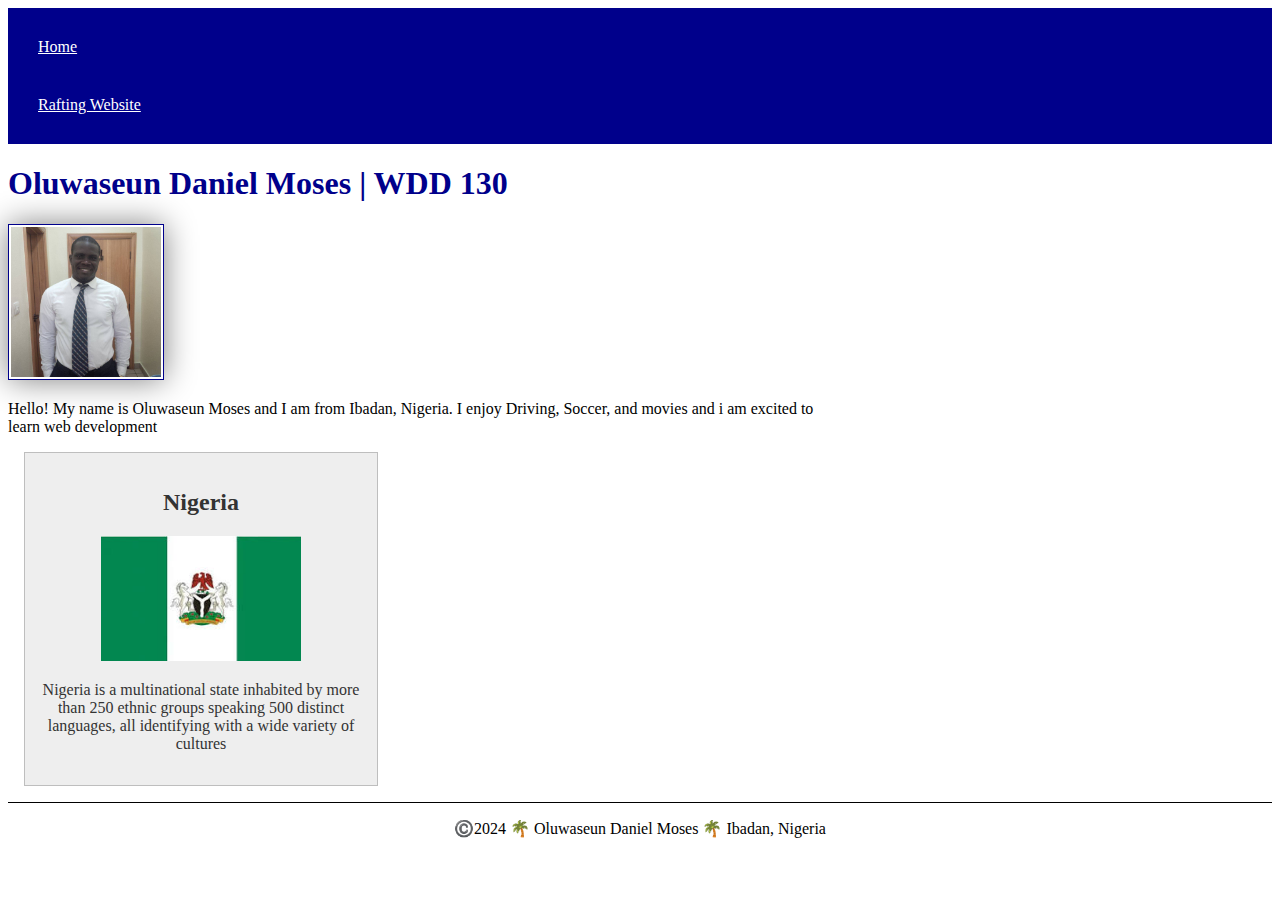
<file: index.html>
<!DOCTYPE html>
<html lang="en-US">

  <head>
    <meta charset="utf-8">
    <meta name="viewport" content="width=device-width,initial-scale=1.0">
    <title>Oluwaseun Moses | WDD 130</title>
    <meta name="description" content="Oluwaseun Moses's BYU-Idaho WDD 130 course home page">
    <meta name="author" content="Oluwaseun Moses">

    <link rel="stylesheet" href="styles/styles.css">
  </head>


  <body>
        <header>
            <nav>
                <a href="#">Home</a>
                <a href="wwr/">Rafting Website</a>
            </nav>
        </header>
        <main>
            <h1>Oluwaseun Daniel Moses | WDD 130</h1>
    <img src="images/profile.jpg" alt="Hello, my name is Oluwaseun Moses" width="200">
    <p>Hello! My name is Oluwaseun Moses and I am from Ibadan, Nigeria. 
        I enjoy Driving, Soccer, and movies and i am excited to learn web development</p>
        </main>

        <aside>
          <h2>Nigeria</h2>
          <img src="images/nigeria.jpg" alt="Nigeria landscape">
          <p>Nigeria is a multinational state inhabited by more than 250 ethnic groups speaking 500 distinct languages,
             all identifying with a wide variety of cultures</p>
        </aside>
        <footer>
            <p>©️2024 🌴 Oluwaseun Daniel Moses 🌴 Ibadan, Nigeria </p>
        </footer>
  </body>

</html>
</file>
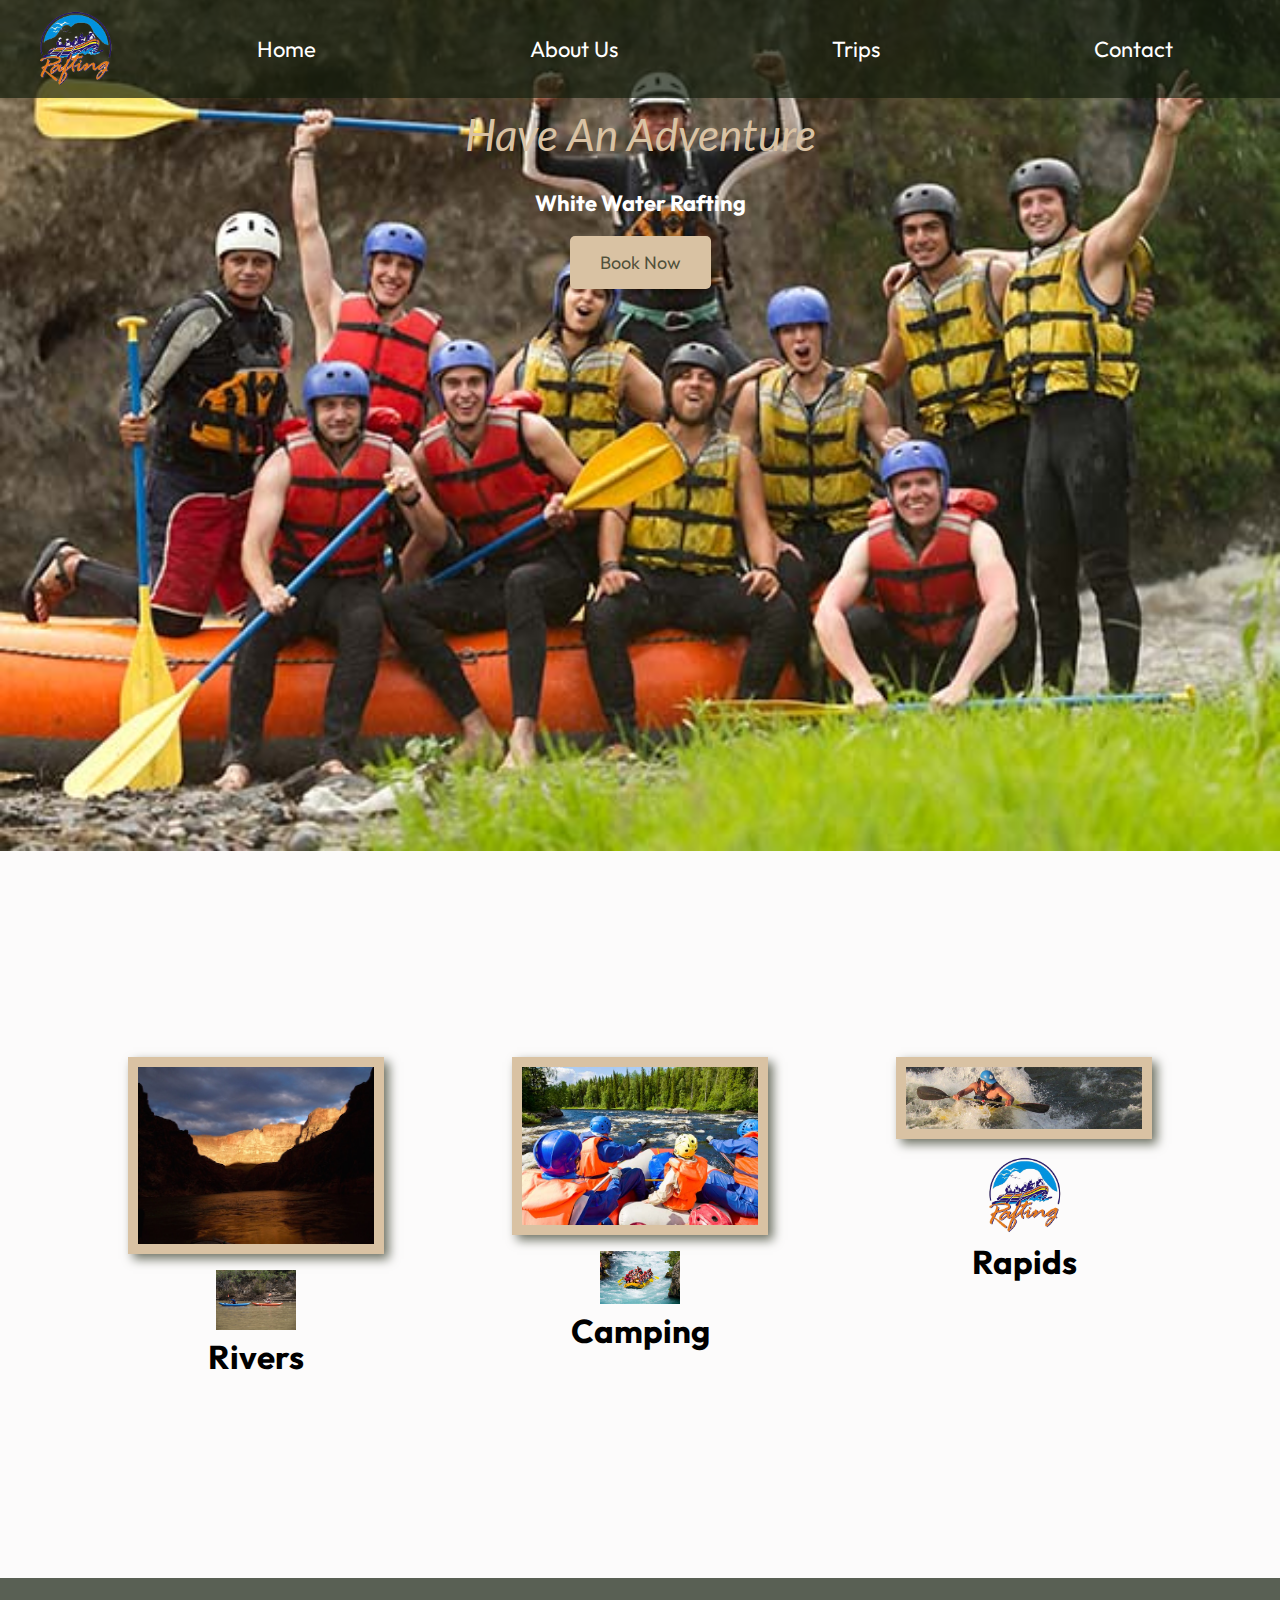
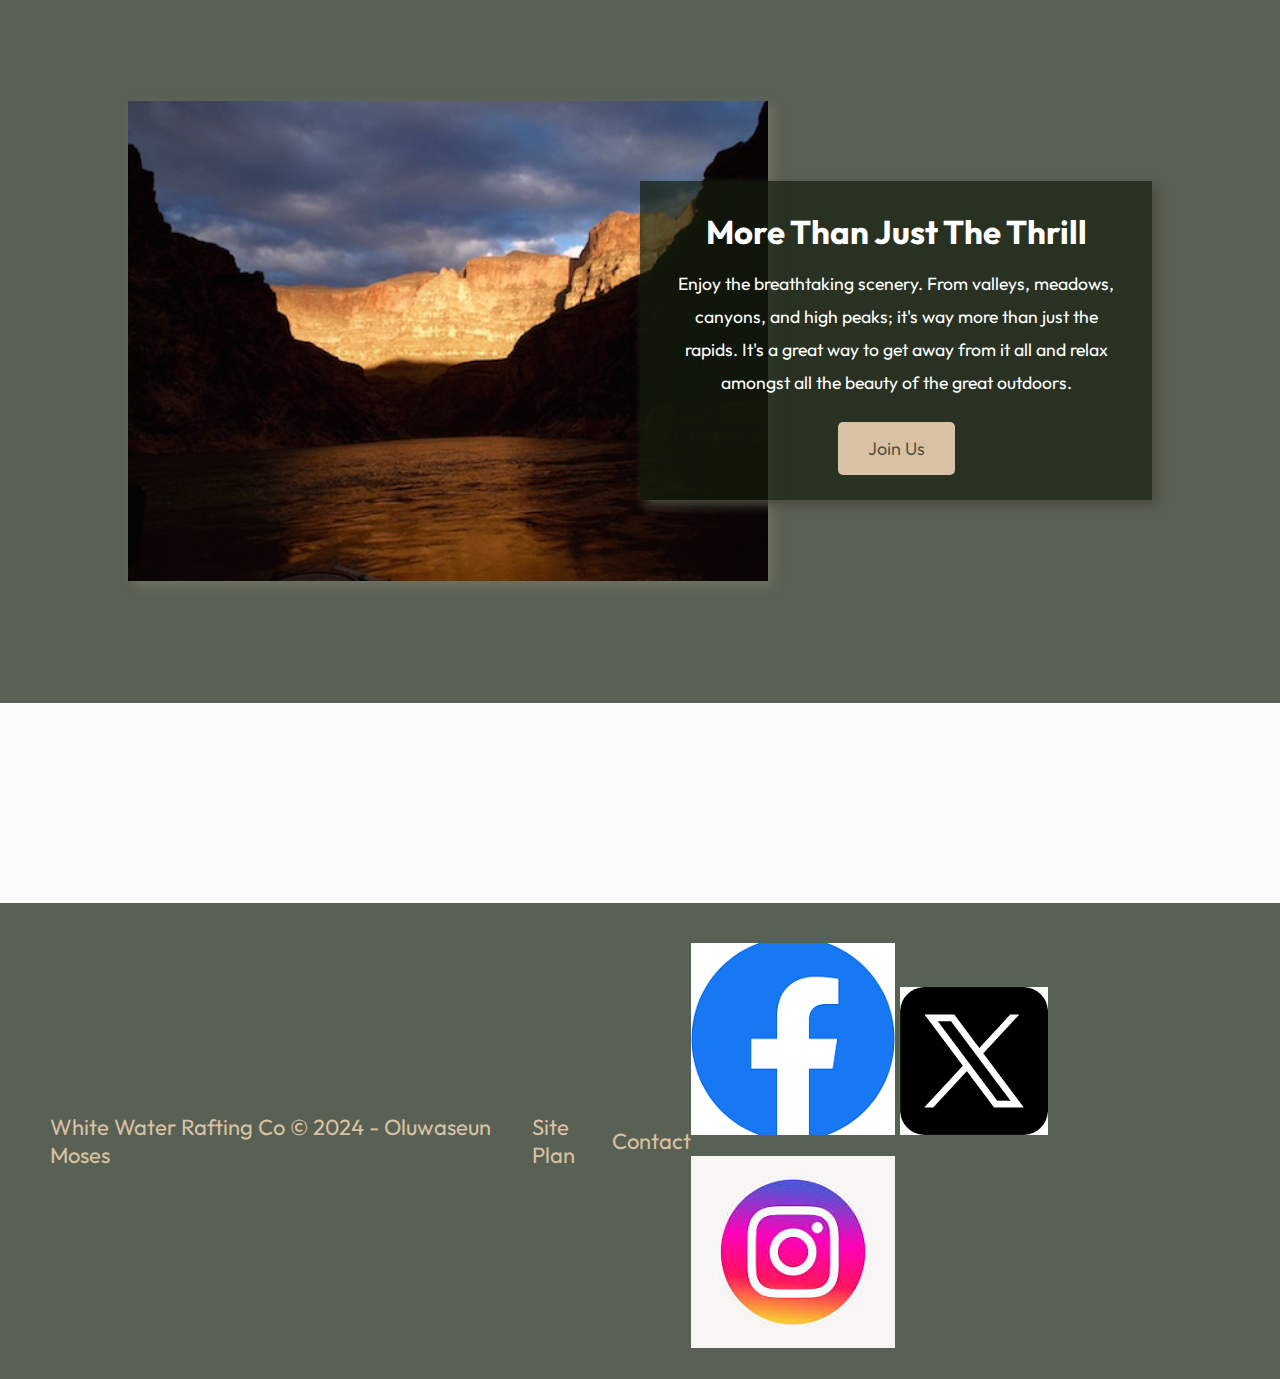
<file: wwr/index.html>
<!DOCTYPE html>
<html lang="en">
<head>
    <meta charset="UTF-8">
    <meta name="viewport" content="width=device-width, initial-scale=1.0">
    <title>"White Water Rafting Co | Home".</title>
    <link rel="stylesheet" href="styles/rafting.css">
</head>
<body>
    <div id="content">
        <header>
            <a id="logo_link" href="index.html">
                <img class="logo" src="images/rafinglogo.png" alt="Rafting Logo">
            </a>
            <nav>
                <a href="index.html">Home</a>
                <a href="about.html">About Us</a>
                <a href="trips.html">Trips</a>
                <a href="contact.html">Contact</a>
            </nav>
        </header>
        <div id="hero">
            <div id="hero-box">
                <img id="hero-img" src="images/hero.jpg" alt="People enjoying white water rafting">
            </div>
            <section id="hero-msg">
                <h1 class="home-title">Have An Adventure</h1>
                <h4>White Water Rafting</h4>
                <div class="buttom-box">
                    <a class="book" href="contact.html">Book Now</a>
                </div>
            </section>
        </div>
        <main class="home-grid">
            <section class="rivers-card">
                <img class="card-img" src="images/riverbend.jpg" alt="river in forest">
                <img class="icon" src="images/mallard.jpg" alt="river icon">
                <h2>Rivers</h2>
            </section>
            <section class="Camping-card">
                <img class="card-img" src="images/diablo.jpg" alt="tent in mountains">
                <img class="icon" src="images/client.jpg" alt="fire icon">
                <h2>Camping</h2>
            </section>
            <section class="rapids-card">
                <img class="card-img" src="images/rapids.jpg" alt="rafting boat">
                <img class="icon" src="images/rafinglogo.png" alt="oars icon">
                <h2>Rapids</h2>
            </section>
            <div id="background"></div> 
            <img class="mountains" src="images/riverbend.jpg" alt="Misty mountains">
            <section class="msg">
                <h2> More Than Just The Thrill</h2>
                <p> Enjoy the breathtaking scenery. From valleys, meadows, canyons, and high peaks; 
                    it's way more than just the rapids. It's a great way to get away from it all and 
                    relax amongst all the beauty of the great outdoors.</p>
                <a class="join" href="about.html">Join Us</a>
            </section>
        </main>
        <footer>
            <p>White Water Rafting Co &copy; 2024 - Oluwaseun Moses</p>
            <p><a href="site-plan-rafting.html">Site Plan</a></p>
            <p><a href="contat.html">Contact</a></p>
            <div class="social">
                <a href="https://facebook.com" target="_blank">
                    <img src="images/fb.png" alt="fb icon">
                </a>
                <a href="https://X.com" target="_blank">
                    <img src="images/x.png" alt="twitter icon">
                </a>
                <a href="https://instagram.com" target="_blank">
                    <img src="images/insta.jpg" alt="instagram icon">
                </a>
            </div>
        </footer>
    </div>
</body>
</html>
</file>
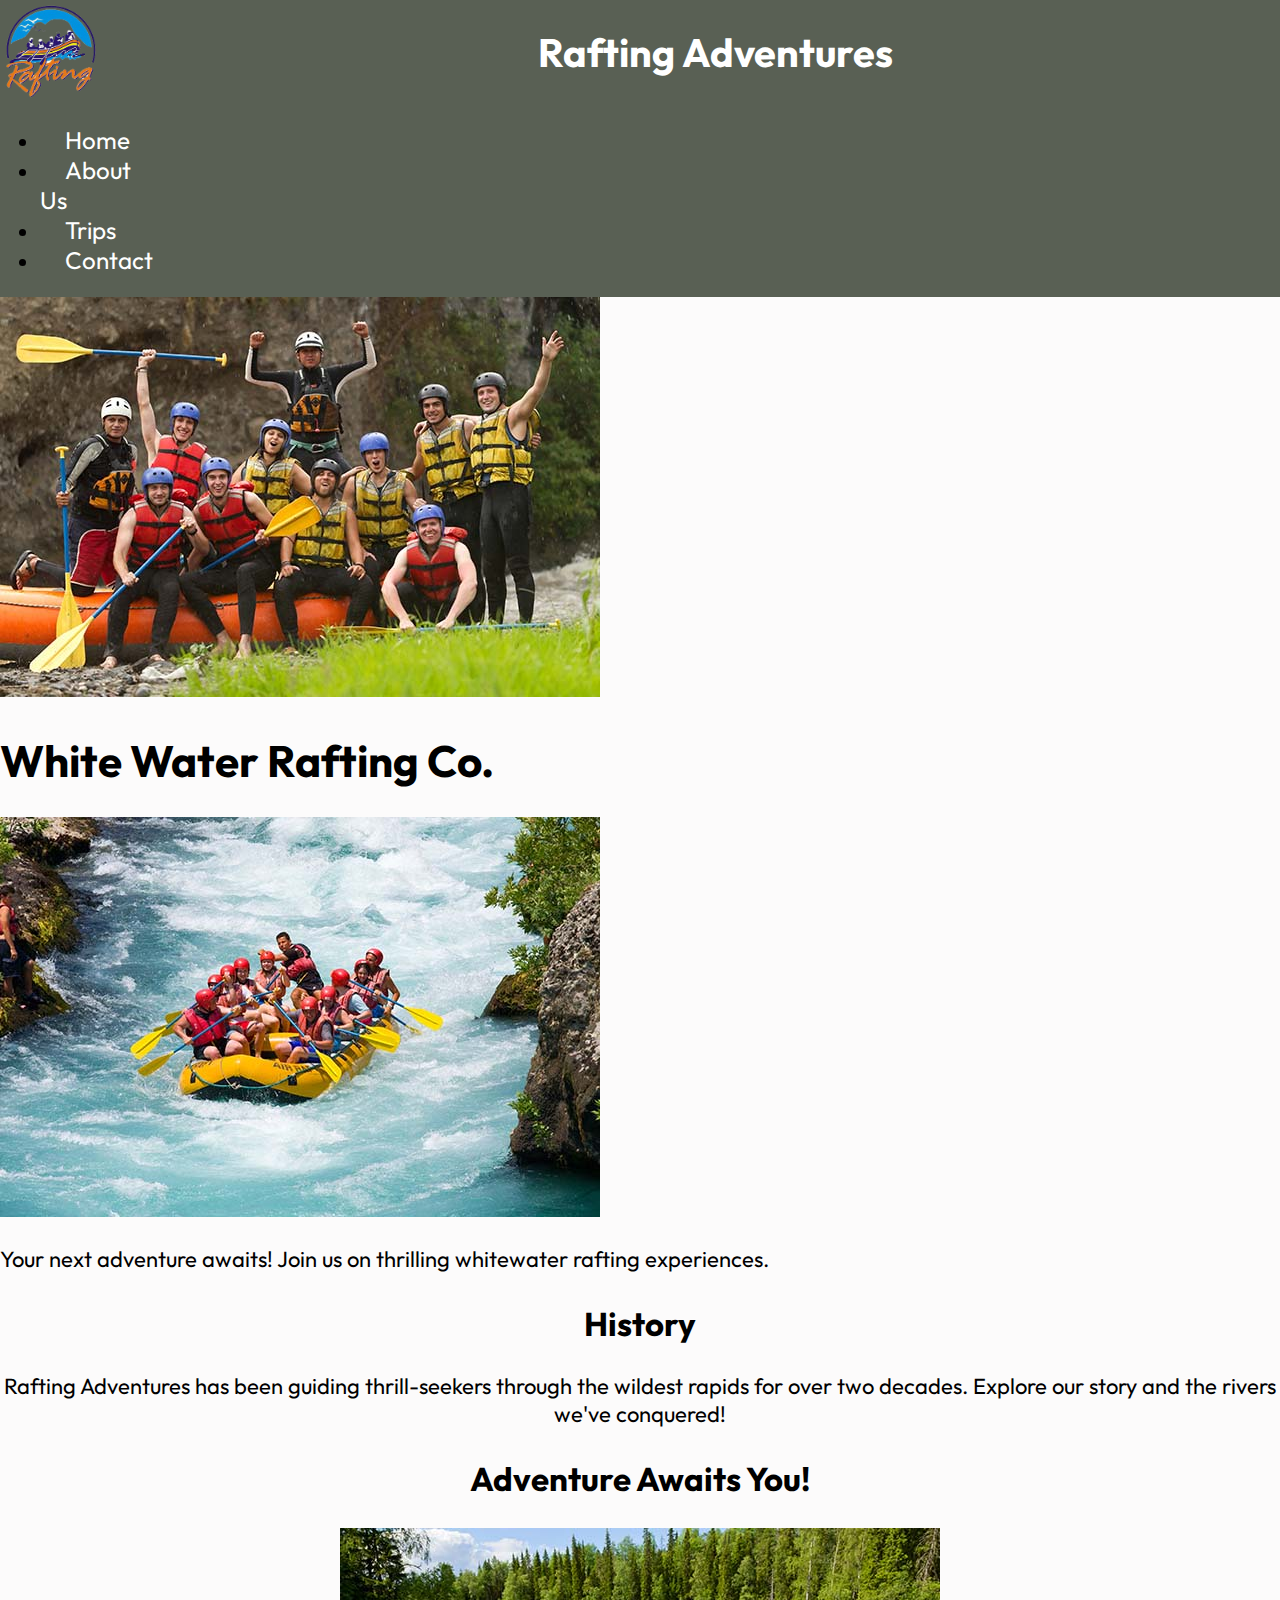
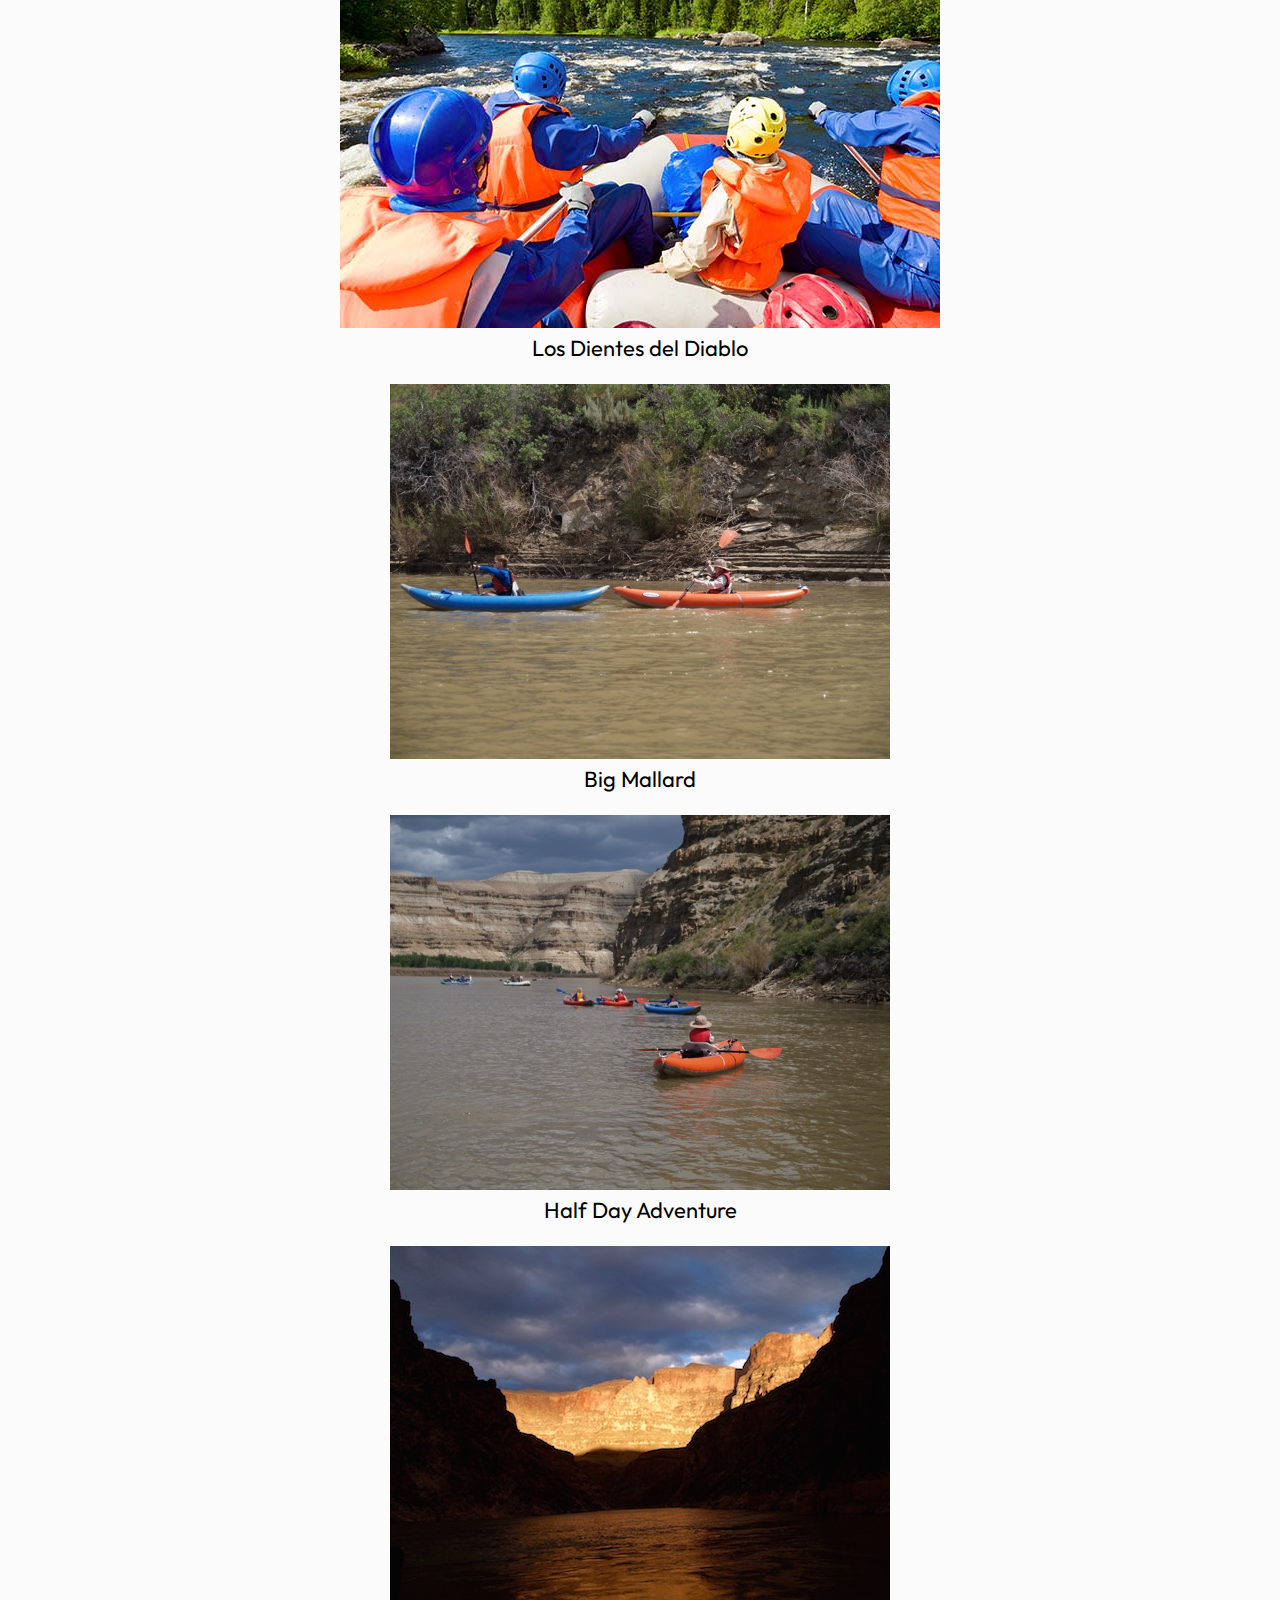
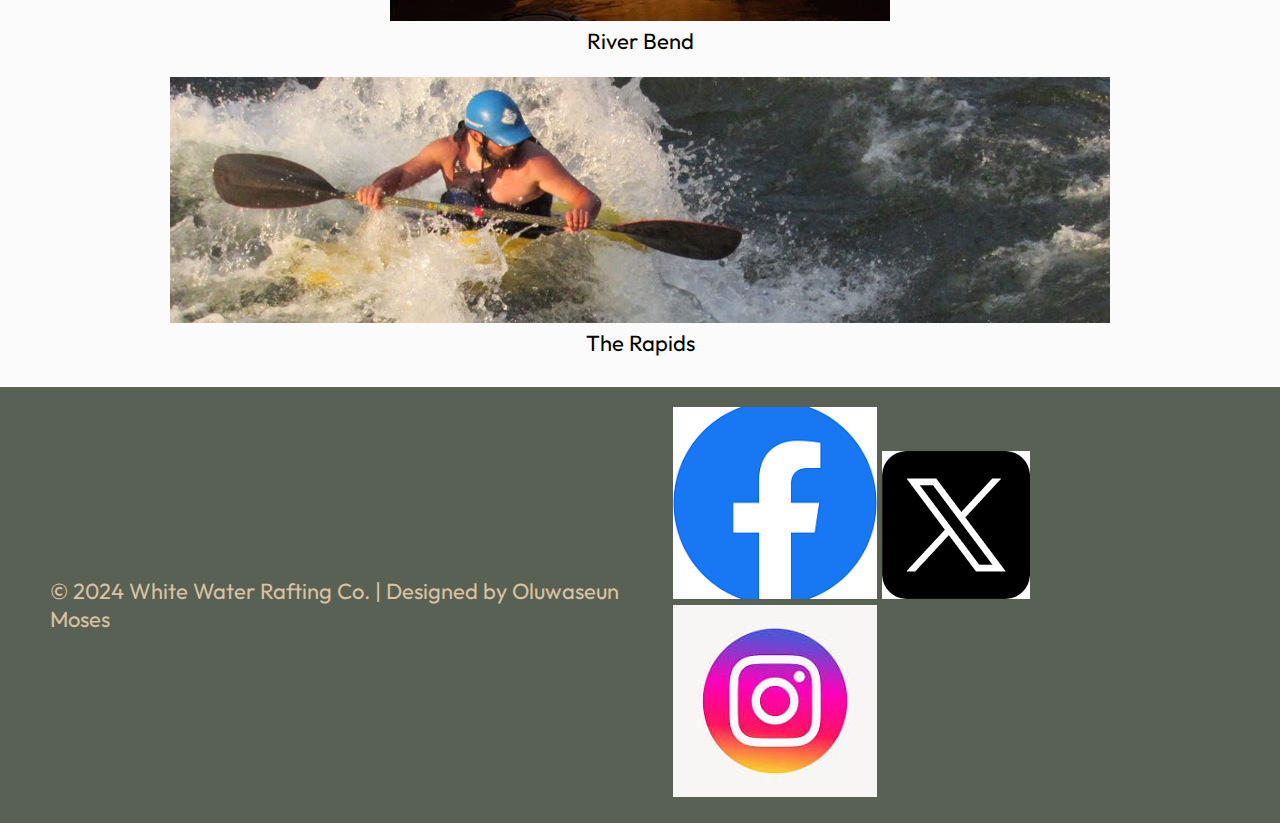
<file: wwr/about.html>
<!DOCTYPE html>
<html lang="en-US">
<head>
    <meta charset="utf-8">
    <meta name="viewport" content="width=device-width, initial-scale=1.0">
    <title>White Water Rafting</title>
    <!-- Google Fonts -->
    <link rel="preconnect" href="https://fonts.googleapis.com">
    <link rel="preconnect" href="https://fonts.gstatic.com" crossorigin>
    <link href="https://fonts.googleapis.com/css2?family=Roboto:wght@400;700&family=Open+Sans:wght@400;700&display=swap" rel="stylesheet">
    <!-- Link to CSS -->
    <link rel="stylesheet" href="styles/styles.css">
</head>

<body>
    <header>
        <img src="images/rafinglogo.png" alt="White Water Rafting Logo"/>
        <h1>Rafting Adventures</h1>
        <nav>
            <ul>
            <li><a href="index.html">Home</a></li>
            <li><a href="about.html">About Us</a></li>
            <li><a href="trips.html">Trips</a></li>
            <li><a href="contact.html">Contact</a></li>
        </ul>
        </nav>
    </header>
    <main>
        <div class="hero">
            <img src="images/hero.jpg" alt="Rafting Adventure" class="hero-img">
            <h1>White Water Rafting Co.</h1>
            <article>
                <img src="images/client.jpg" alt="Happy Client">
                <p>Your next adventure awaits! Join us on thrilling whitewater rafting experiences.</p>
            </article>
        </div>
        <section id="history">
            <h2>History</h2>
            <p>
                Rafting Adventures has been guiding thrill-seekers through the wildest rapids for over two decades.
                Explore our story and the rivers we've conquered!
            </p>
        </section>        
            <section id="adventures">
                <h2>Adventure Awaits You!</h2>
                <div class="adventure-gallery">
                    <figure>
                        <img src="images/diablo.jpg" alt="Los Dientes del Diablo" />
                        <figcaption>Los Dientes del Diablo</figcaption>
                    </figure>
                    <figure>
                        <img src="images/mallard.jpg" alt="Big Mallard" />
                        <figcaption>Big Mallard</figcaption>
                    </figure>
                    <figure>
                        <img src="images/halfday.jpg" alt="Half Day Adventure" />
                        <figcaption>Half Day Adventure</figcaption>
                    </figure>
                    <figure>
                        <img src="images/riverbend.jpg" alt="River Bend" />
                        <figcaption>River Bend</figcaption>
                    </figure>
                    <figure>
                        <img src="images/rapids.jpg" alt="The Rapids" />
                        <figcaption>The Rapids</figcaption>
                    </figure>
                </div>
            </section>
            
    </main>
    <footer>
        <p>&copy; 2024 White Water Rafting Co. | Designed by Oluwaseun Moses</p>
        <div class="social-icons">
            <a href="https://facebook.com"><img src="images/fb.png" alt="Facebook"></a>
            <a href="https://x.com/"><img src="images/x.png" alt="X"></a>
            <a href="https://instagram.com/"><img src="images/insta.jpg" alt="Instagram"></a>
        </div>
    </footer>
</body>
</html>
</file>
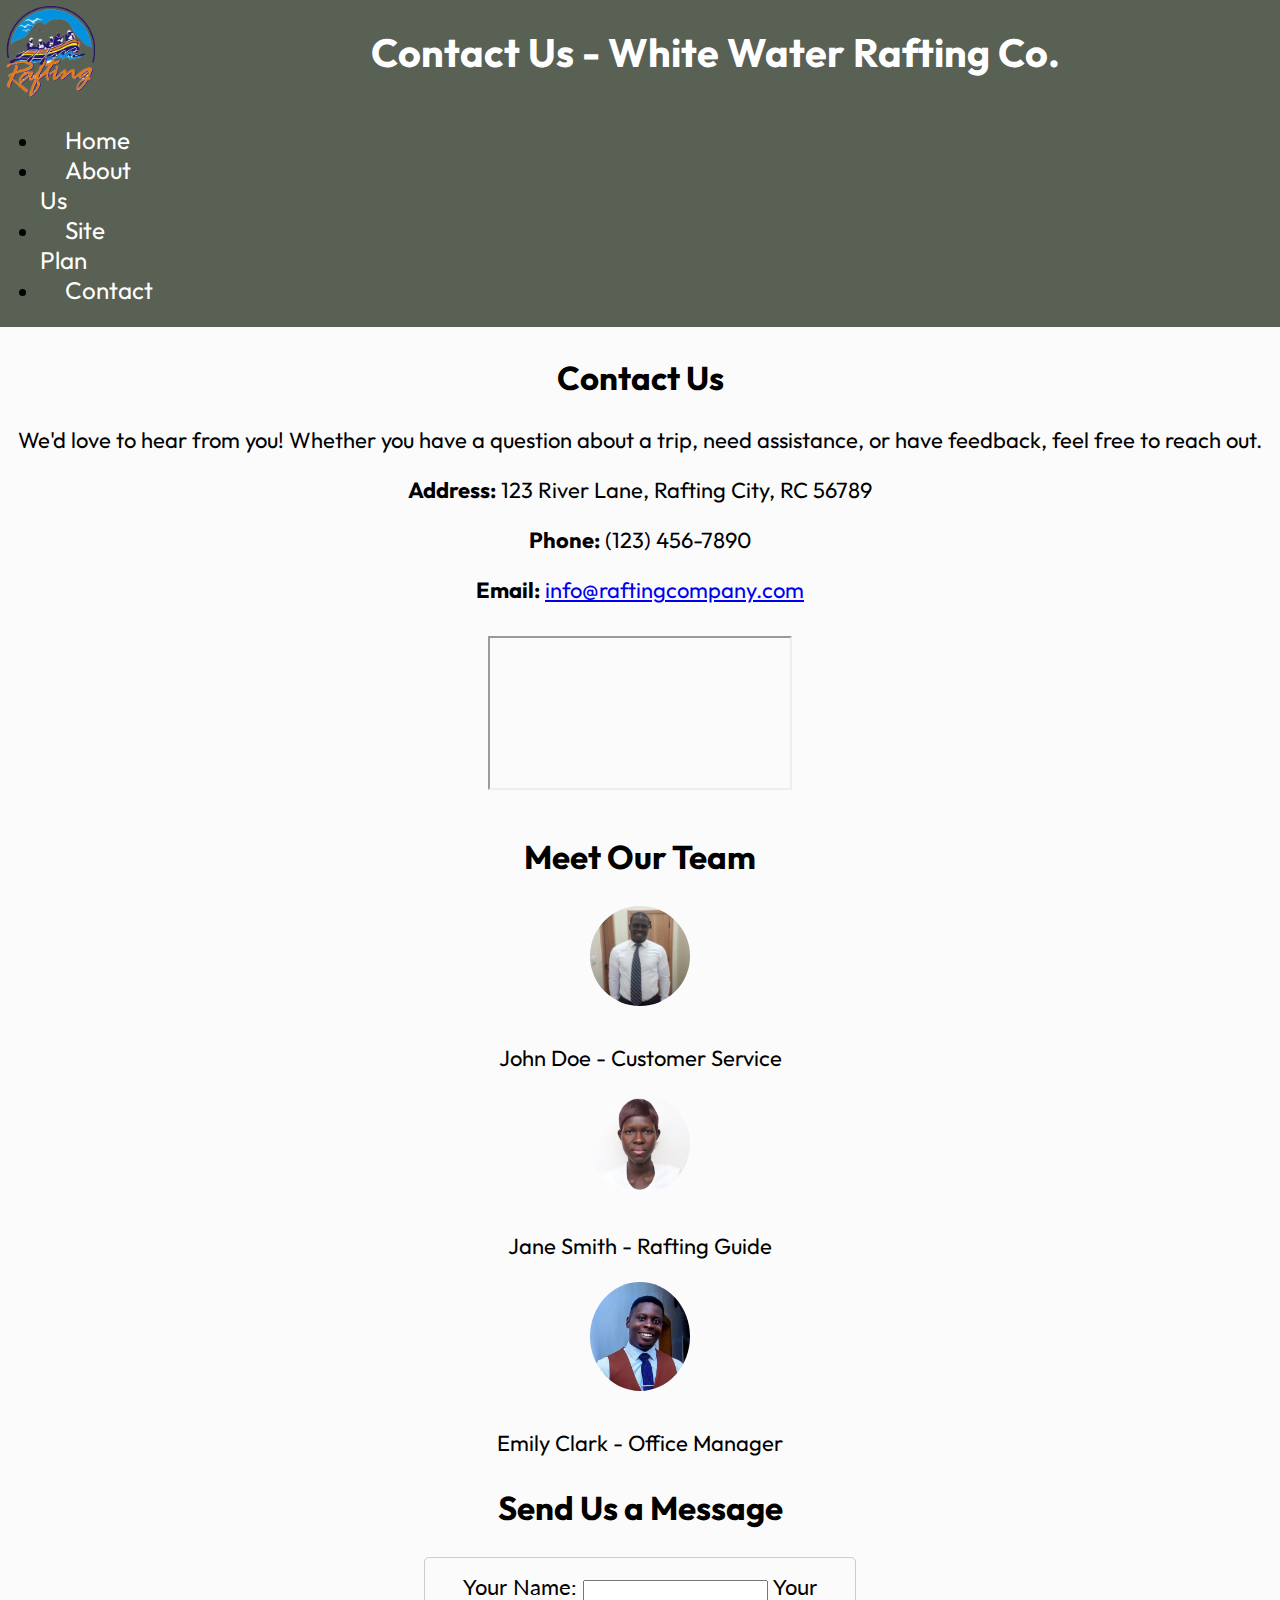
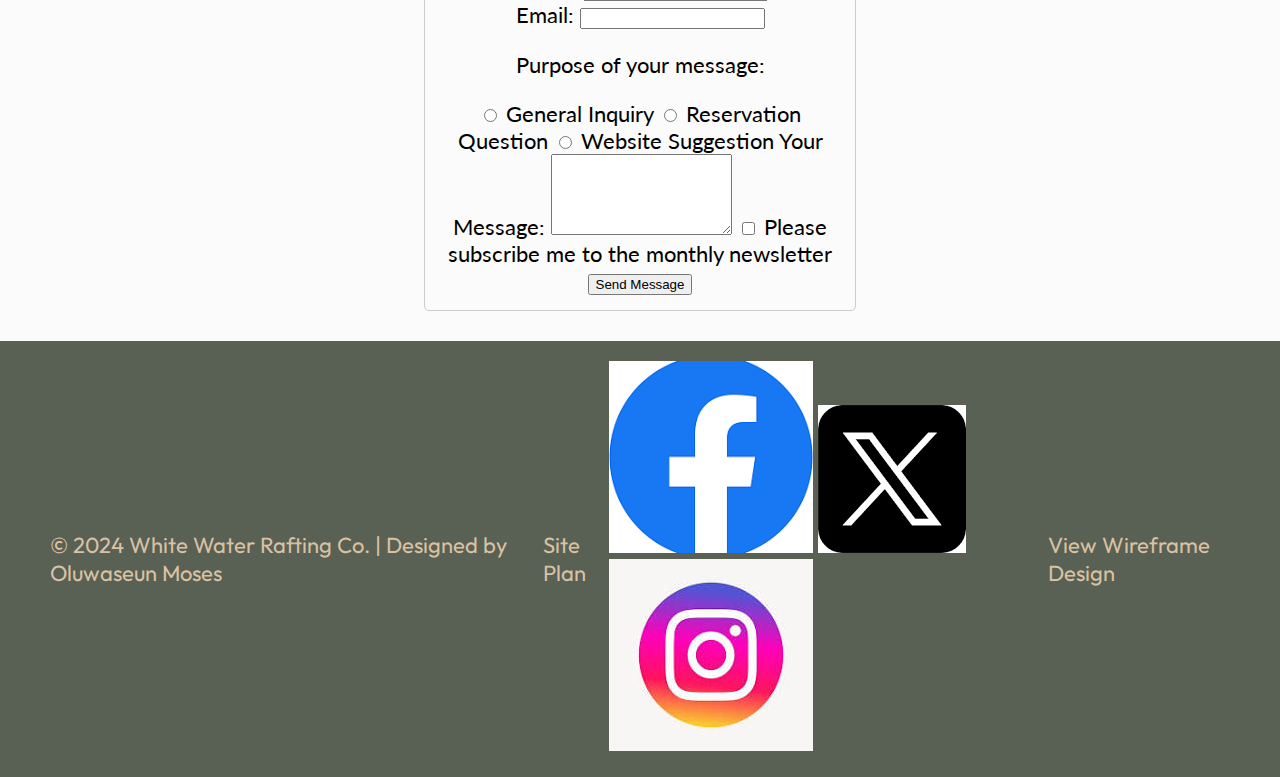
<file: wwr/contact.html>
<!DOCTYPE html>
<html lang="en-US">
<head>
    <meta charset="utf-8">
    <meta name="description" content="Contact White Water Rafting for inquiries, reservations, and feedback. Reach us via phone, email, or the contact form.">
    <meta name="author" content="Oluwaseun Moses">
    <meta name="viewport" content="width=device-width, initial-scale=1.0">
    <title>Contact Us | White Water Rafting Co.</title>
    <!-- Google Fonts -->
    <link rel="preconnect" href="https://fonts.googleapis.com">
    <link rel="preconnect" href="https://fonts.gstatic.com" crossorigin>
    <link href="https://fonts.googleapis.com/css2?family=Roboto:wght@400;700&family=Open+Sans:wght@400;700&display=swap" rel="stylesheet">
    <!-- Link to CSS -->
    <link rel="stylesheet" href="styles/styles.css">
</head>
<body>
    <header>
        <img src="images/rafinglogo.png" alt="White Water Rafting Logo">
        <h1>Contact Us - White Water Rafting Co.</h1>
        <nav>
            <ul>
                <li><a href="index.html">Home</a></li>
                <li><a href="about.html">About Us</a></li>
                <li><a href="site-plan-rafting.html">Site Plan</a></li>
                <li><a href="contact.html">Contact</a></li>
            </ul>
        </nav>
    </header>
    <main>
        <section id="contact-info">
            <h2>Contact Us</h2>
            <p>We'd love to hear from you! Whether you have a question about a trip, need assistance, or have feedback, feel free to reach out.</p>
            <div class="contact-details">
                <p><strong>Address:</strong> 123 River Lane, Rafting City, RC 56789</p>
                <p><strong>Phone:</strong> (123) 456-7890</p>
                <p><strong>Email:</strong> <a href="mailto:info@raftingcompany.com">info@raftingcompany.com</a></p>
            </div>
            <div class="map">
                <iframe src="https://www.google.com/maps/embed?pb=!1m18..." title="Location Map"></iframe>
            </div>
        </section>
        <section id="team">
            <h2>Meet Our Team</h2>
            <div class="employees">
                <div class="employee">
                    <img src="images/moses.jpg" alt="Moses Oluwaseun">
                    <p>John Doe - Customer Service</p>
                </div>
                <div class="employee">
                    <img src="images/chairman.jpg" alt="Omolola Omot">
                    <p>Jane Smith - Rafting Guide</p>
                </div>
                <div class="employee">
                    <img src="images/bby.jpeg" alt="bob king">
                    <p>Emily Clark - Office Manager</p>
                </div>
            </div>
        </section>
        <section id="contact-form">
            <h2>Send Us a Message</h2>
            <form action="#" method="POST">
                <label for="name">Your Name:</label>
                <input type="text" id="name" name="name" required>
                
                <label for="email">Your Email:</label>
                <input type="email" id="email" name="email" required>
                
                <p>Purpose of your message:</p>
                <label><input type="radio" name="purpose" value="general" required> General Inquiry</label>
                <label><input type="radio" name="purpose" value="reservation"> Reservation Question</label>
                <label><input type="radio" name="purpose" value="suggestion"> Website Suggestion</label>
                
                <label for="message">Your Message:</label>
                <textarea id="message" name="message" rows="5" required></textarea>
                
                <label>
                    <input type="checkbox" name="subscribe"> Please subscribe me to the monthly newsletter
                </label>
                
                <button type="submit">Send Message</button>
            </form>
        </section>
    </main>
    <footer>
        <p>&copy; 2024 White Water Rafting Co. | Designed by Oluwaseun Moses</p>
        <p><a href="site-plan-rafting.html">Site Plan</a></p>
        <div class="social-icons">
            <a href="https://facebook.com"><img src="images/fb.png" alt="Facebook"></a>
            <a href="https://x.com/"><img src="images/x.png" alt="X"></a>
            <a href="https://instagram.com/"><img src="images/insta.jpg" alt="Instagram"></a>
        </div>
        <p><a href="wireframe.html">View Wireframe Design</a></p>
    </footer>
</body>
</html>
</file>
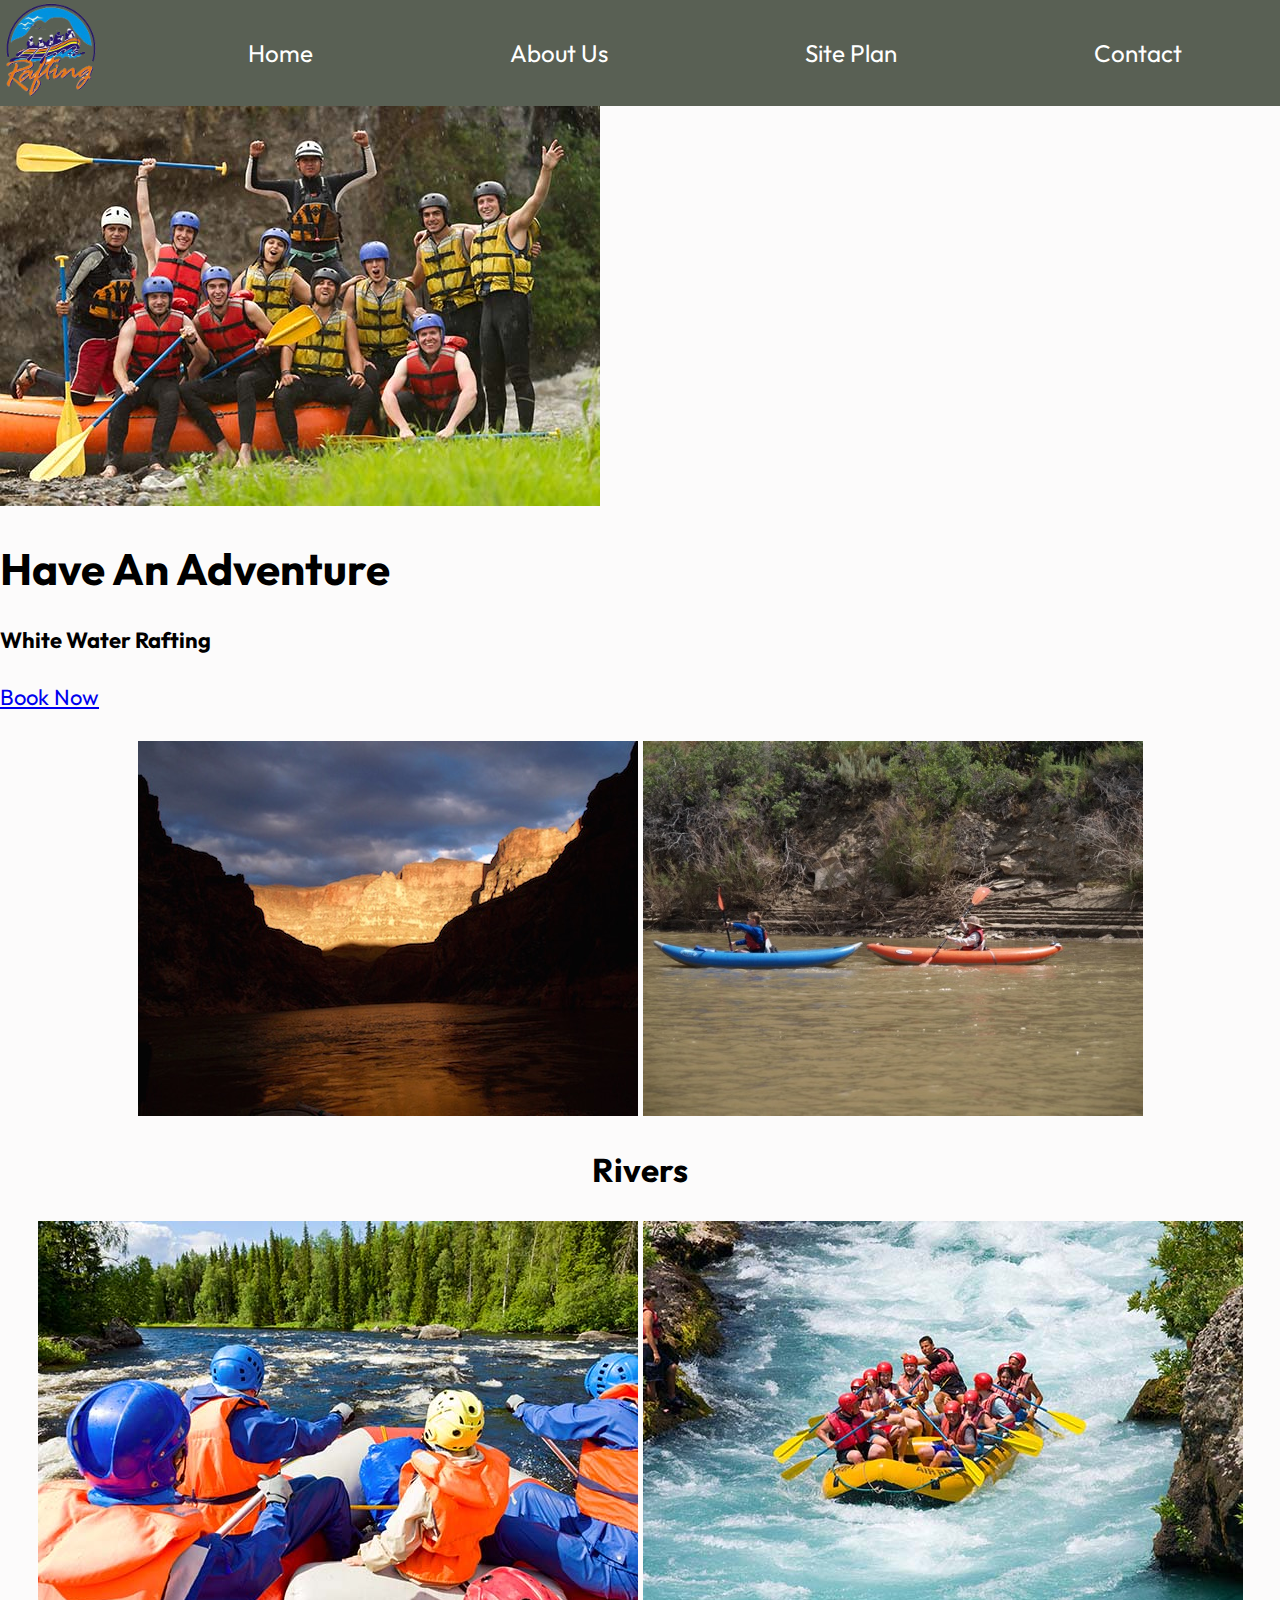
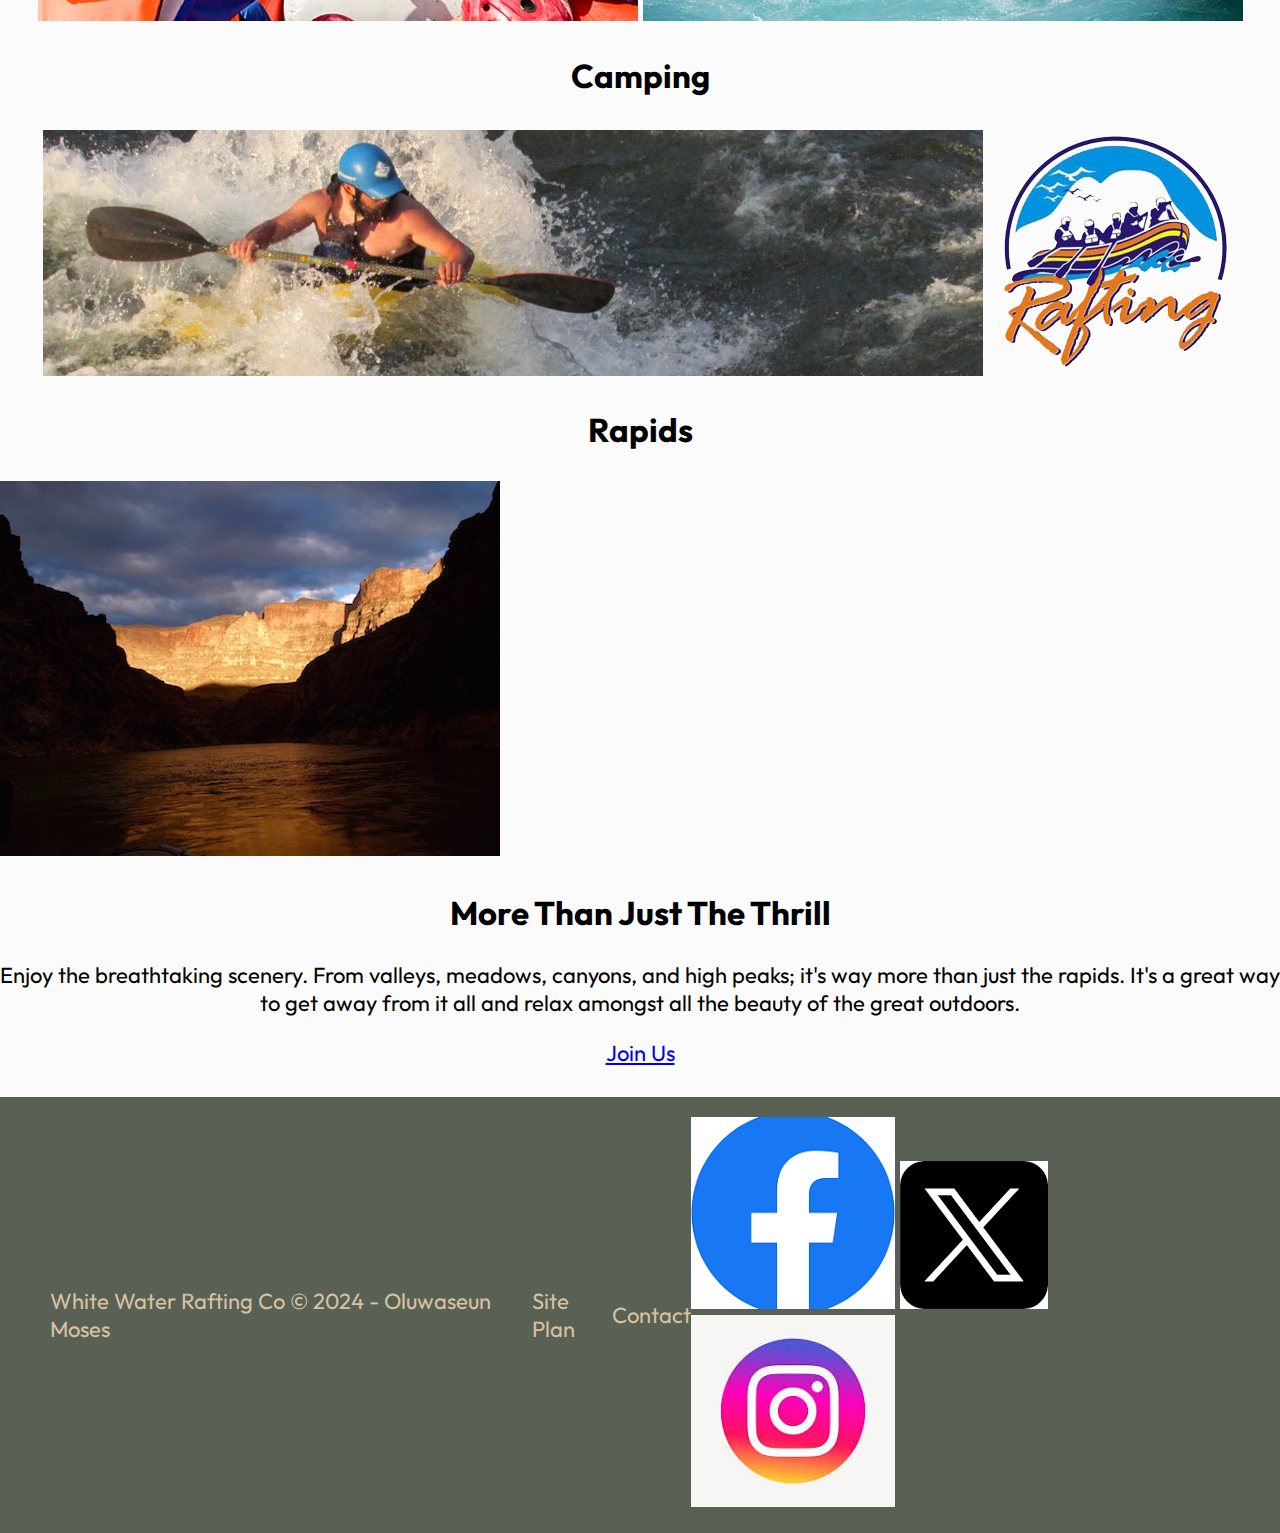
<file: wwr/home.html>
<!DOCTYPE html>
<html lang="en">
<head>
    <meta charset="UTF-8">
    <meta name="viewport" content="width=device-width, initial-scale=1.0">
    <title>"White Water Rafting Co | Home".</title>
    <link rel="stylesheet" href="styles/styles.css">
</head>
<body>
    <div id="content">
        <header>
            <a id="logo_link" href="index.html">
                <img class="logo" src="images/rafinglogo.png" alt="Dry Oar Logo">
            </a>
            <nav>
                <a href="home.html">Home</a>
                <a href="about.html">About Us</a>
                <a href="site-plan-rafting.html">Site Plan</a>
                <a href="contact.html">Contact</a>
            </nav>
        </header>
        <div id="hero">
            <div id="hero-box">
                <img id="hero-img" src="images/hero.jpg" alt="People enjoying white water rafting">
            </div>
            <section id="hero-msg">
                <h1 class="home-title">Have An Adventure</h1>
                <h4>White Water Rafting</h4>
                <div class="buttom-box">
                    <a class="book" href="contact.html">Book Now</a>
                </div>
            </section>
        </div>
        <main class="home-grid">
            <section class="rivers-card">
                <img class="card-img" src="images/riverbend.jpg" alt="river in forest">
                <img class="icon" src="images/mallard.jpg" alt="river icon">
                <h2>Rivers</h2>
            </section>
            <section class="Camping-card">
                <img class="card-img" src="images/diablo.jpg" alt="tent in mountains">
                <img class="icon" src="images/client.jpg" alt="fire icon">
                <h2>Camping</h2>
            </section>
            <section class="rapids-card">
                <img class="card-img" src="images/rapids.jpg" alt="rafting boat">
                <img class="icon" src="images/rafinglogo.png" alt="oars icon">
                <h2>Rapids</h2>
            </section>
            <div id="background"></div> 
            <img class="mountains" src="images/riverbend.jpg" alt="Misty mountains">
            <section class="msg">
                <h2> More Than Just The Thrill</h2>
                <p> Enjoy the breathtaking scenery. From valleys, meadows, canyons, and high peaks; 
                    it's way more than just the rapids. It's a great way to get away from it all and 
                    relax amongst all the beauty of the great outdoors.</p>
                <a class="join" href="about.html">Join Us</a>
            </section>
        </main>
        <footer>
            <p>White Water Rafting Co &copy; 2024 - Oluwaseun Moses</p>
            <p><a href="site-plan-rafting.html">Site Plan</a></p>
            <p><a href="contat.html">Contact</a></p>
            <div class="social">
                <a href="https://facebook.com" target="_blank">
                    <img src="images/fb.png" alt="fb icon">
                </a>
                <a href="https://X.com" target="_blank">
                    <img src="images/x.png" alt="twitter icon">
                </a>
                <a href="https://instagram.com" target="_blank">
                    <img src="images/insta.jpg" alt="instagram icon">
                </a>
            </div>
        </footer>
    </div>
</body>
</html>
</file>
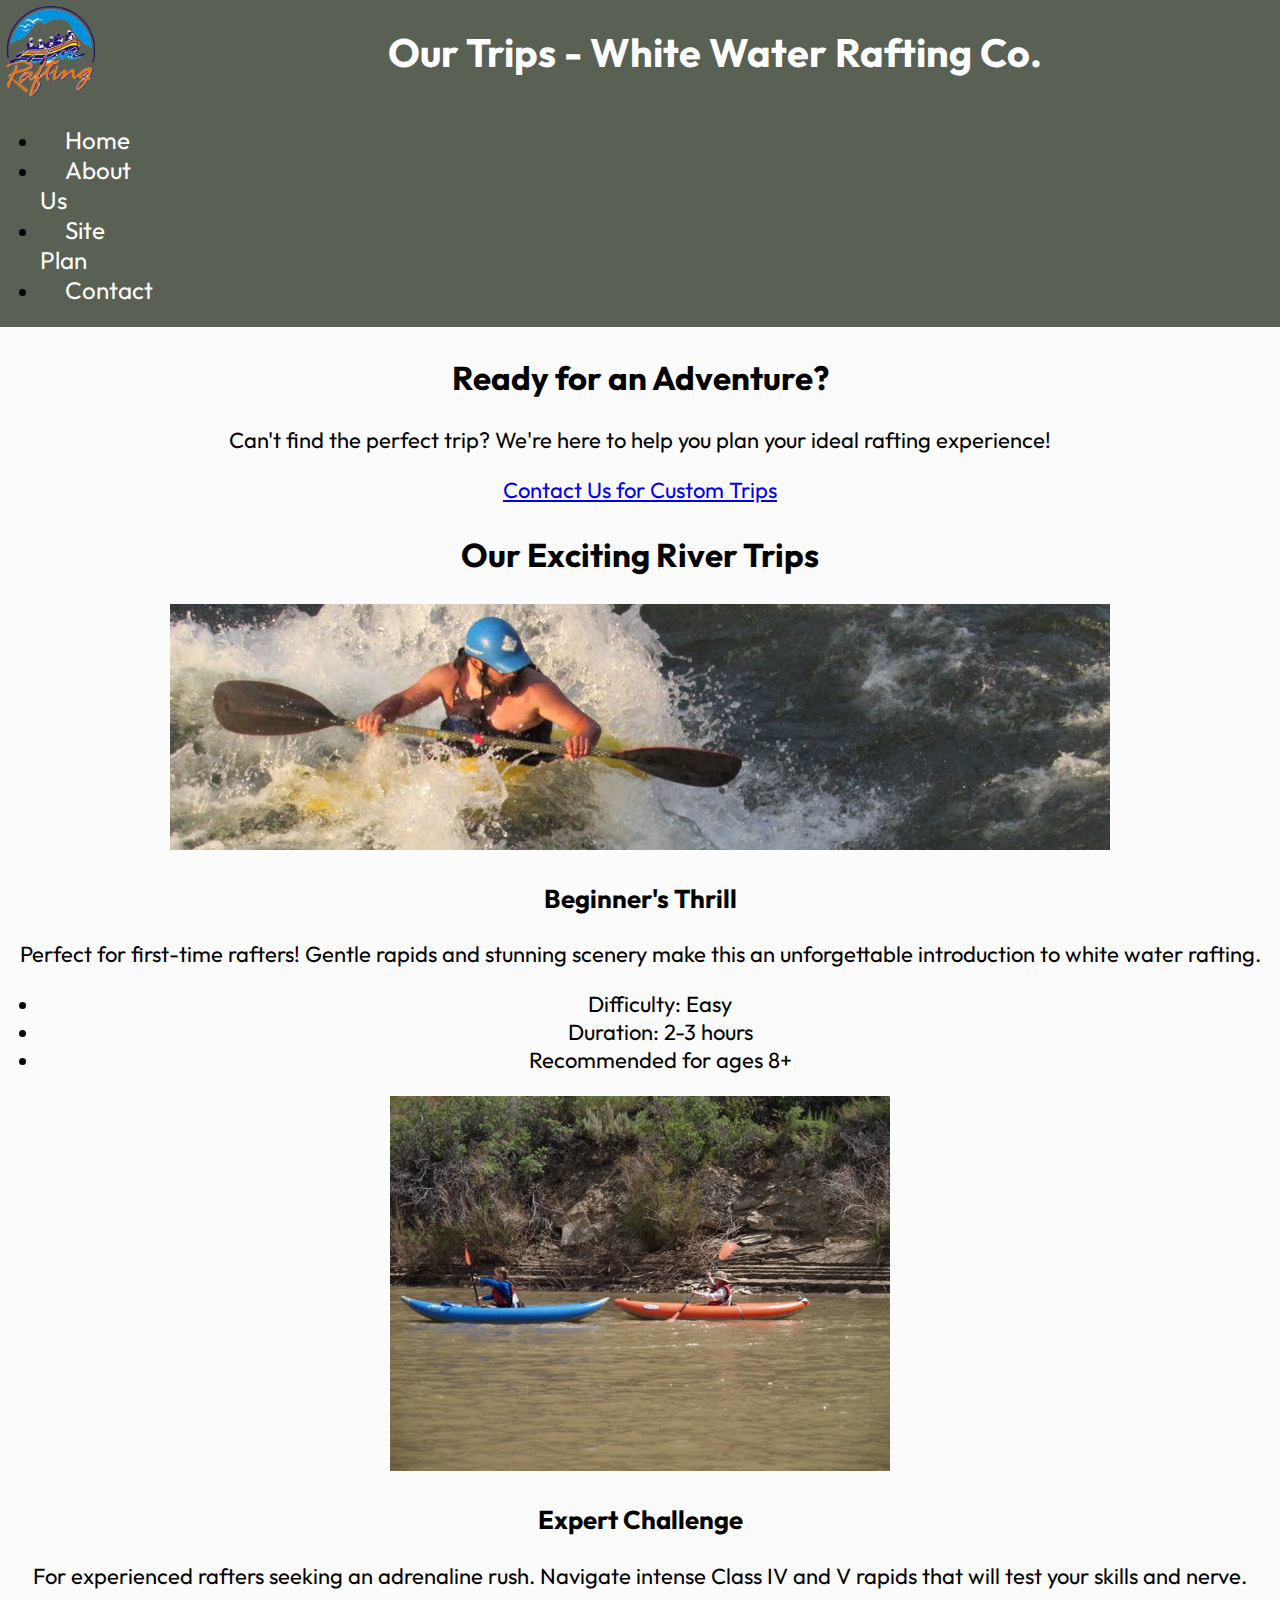
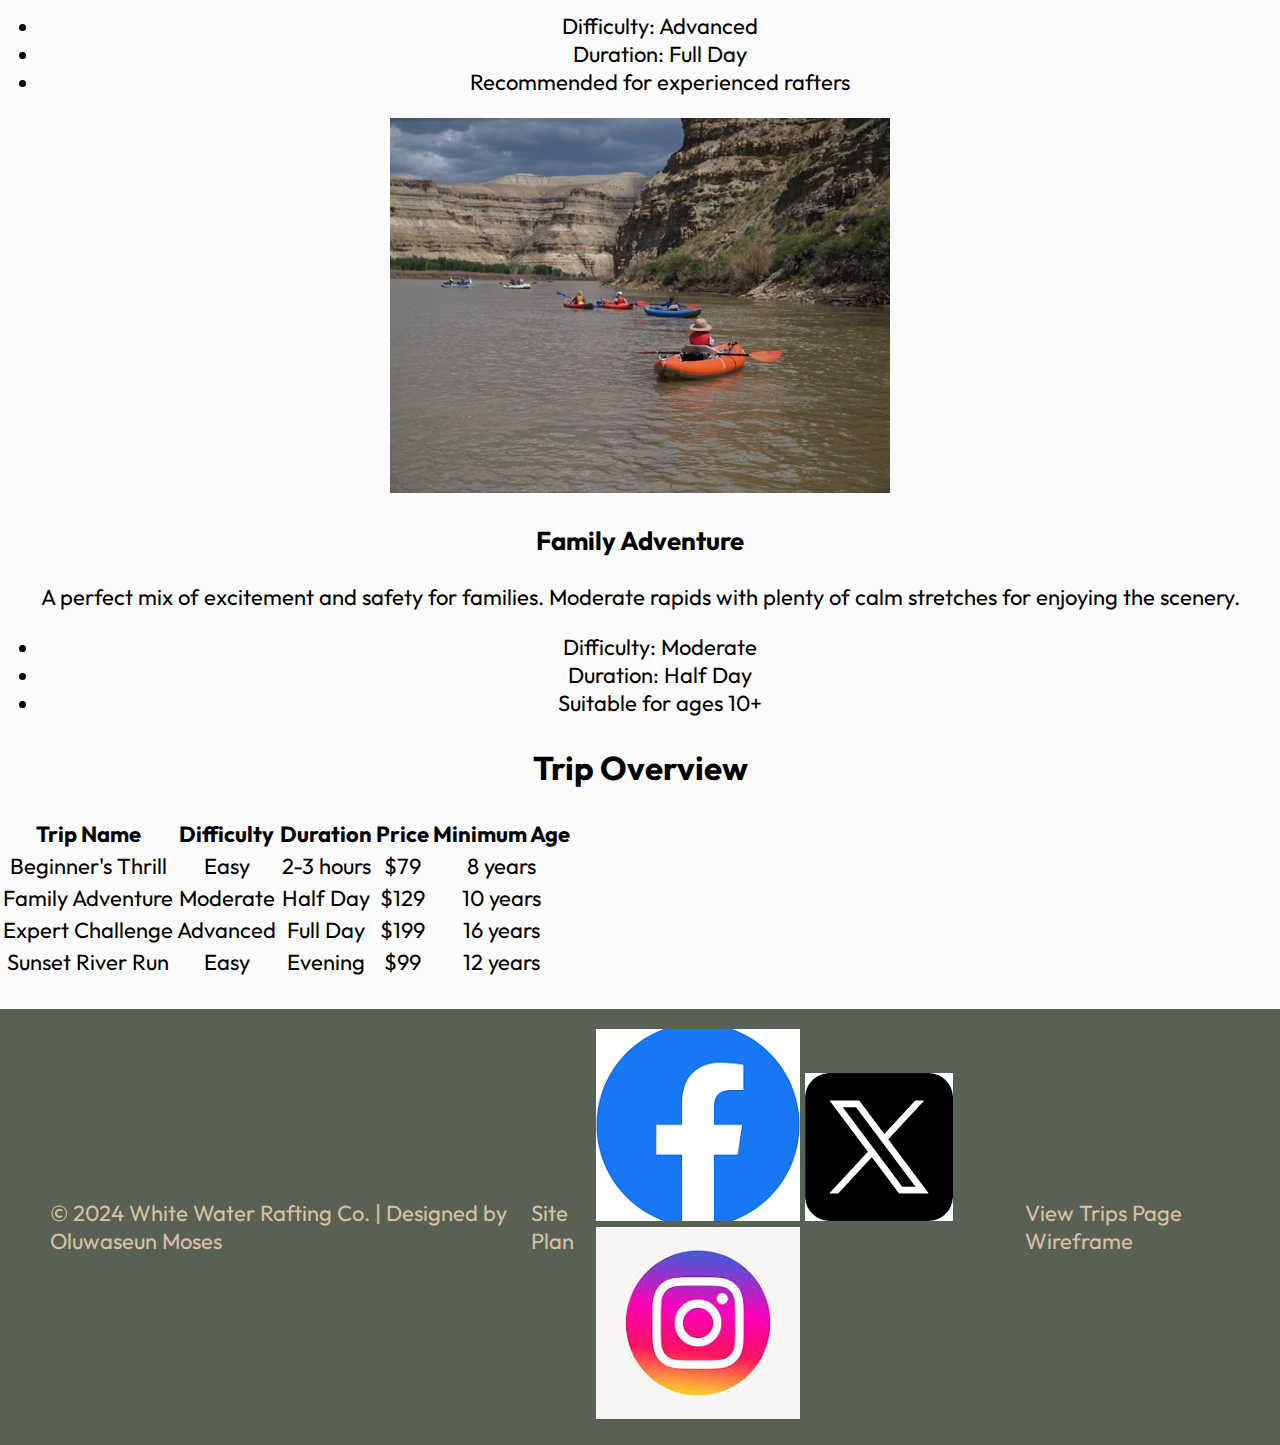
<file: wwr/trips.html>
<!DOCTYPE html>
<html lang="en-US">
<head>
    <meta charset="utf-8">
    <meta name="description" content="Explore exciting white water rafting trips with White Water Rafting Co. Discover our diverse river adventures for all skill levels.">
    <meta name="author" content="Oluwaseun Moses">
    <meta name="viewport" content="width=device-width, initial-scale=1.0">
    <title>Our Trips | White Water Rafting Co.</title>
    <!-- Google Fonts -->
    <link rel="preconnect" href="https://fonts.googleapis.com">
    <link rel="preconnect" href="https://fonts.gstatic.com" crossorigin>
    <link href="https://fonts.googleapis.com/css2?family=Roboto:wght@400;700&family=Open+Sans:wght@400;700&display=swap" rel="stylesheet">
    <!-- Link to CSS -->
    <link rel="stylesheet" href="styles/styles.css">
</head>
<body>
    <header>
        <img src="images/rafinglogo.png" alt="White Water Rafting Logo">
        <h1>Our Trips - White Water Rafting Co.</h1>
        <nav>
            <ul>
                <li><a href="index.html">Home</a></li>
                <li><a href="about.html">About Us</a></li>
                <li><a href="trips.html">Site Plan</a></li>
                <li><a href="contact.html">Contact</a></li>
            </ul>
        </nav>
    </header>
    <main>
        <section id="cta-section">
            <h2>Ready for an Adventure?</h2>
            <p>Can't find the perfect trip? We're here to help you plan your ideal rafting experience!</p>
            <a href="contact.html" class="book">Contact Us for Custom Trips</a>
        </section>

        <section id="trip-descriptions">
            <h2>Our Exciting River Trips</h2>
            <div class="trip-grid">
                <div class="trip-card">
                    <img src="images/rapids.jpg" alt="Beginner Friendly Rapids">
                    <h3>Beginner's Thrill</h3>
                    <p>Perfect for first-time rafters! Gentle rapids and stunning scenery make this an unforgettable introduction to white water rafting.</p>
                    <ul>
                        <li>Difficulty: Easy</li>
                        <li>Duration: 2-3 hours</li>
                        <li>Recommended for ages 8+</li>
                    </ul>
                </div>
                <div class="trip-card">
                    <img src="images/mallard.jpg" alt="Advanced Challenging Rapids">
                    <h3>Expert Challenge</h3>
                    <p>For experienced rafters seeking an adrenaline rush. Navigate intense Class IV and V rapids that will test your skills and nerve.</p>
                    <ul>
                        <li>Difficulty: Advanced</li>
                        <li>Duration: Full Day</li>
                        <li>Recommended for experienced rafters</li>
                    </ul>
                </div>
                <div class="trip-card">
                    <img src="images/halfday.jpg" alt="Family-Friendly Rapids">
                    <h3>Family Adventure</h3>
                    <p>A perfect mix of excitement and safety for families. Moderate rapids with plenty of calm stretches for enjoying the scenery.</p>
                    <ul>
                        <li>Difficulty: Moderate</li>
                        <li>Duration: Half Day</li>
                        <li>Suitable for ages 10+</li>
                    </ul>
                </div>
            </div>
        </section>

        <section id="trip-table">
            <h2>Trip Overview</h2>
            <table>
                <thead>
                    <tr>
                        <th>Trip Name</th>
                        <th>Difficulty</th>
                        <th>Duration</th>
                        <th>Price</th>
                        <th>Minimum Age</th>
                    </tr>
                </thead>
                <tbody>
                    <tr>
                        <td>Beginner's Thrill</td>
                        <td>Easy</td>
                        <td>2-3 hours</td>
                        <td>$79</td>
                        <td>8 years</td>
                    </tr>
                    <tr>
                        <td>Family Adventure</td>
                        <td>Moderate</td>
                        <td>Half Day</td>
                        <td>$129</td>
                        <td>10 years</td>
                    </tr>
                    <tr>
                        <td>Expert Challenge</td>
                        <td>Advanced</td>
                        <td>Full Day</td>
                        <td>$199</td>
                        <td>16 years</td>
                    </tr>
                    <tr>
                        <td>Sunset River Run</td>
                        <td>Easy</td>
                        <td>Evening</td>
                        <td>$99</td>
                        <td>12 years</td>
                    </tr>
                </tbody>
            </table>
        </section>
    </main>
    <footer>
        <p>&copy; 2024 White Water Rafting Co. | Designed by Oluwaseun Moses</p>
        <p><a href="site-plan-rafting.html">Site Plan</a></p>
        <div class="social-icons">
            <a href="https://facebook.com"><img src="images/fb.png" alt="Facebook"></a>
            <a href="https://x.com/"><img src="images/x.png" alt="X"></a>
            <a href="https://instagram.com/"><img src="images/insta.jpg" alt="Instagram"></a>
        </div>
        <p><a href="SiteMap.png">View Trips Page Wireframe</a></p>
    </footer>
</body>
</html>
</file>
<file: styles/styles.css>
nav {
    background-color: darkblue;
    padding: 10px;
}

nav a {
    color: white;
    padding: 20px;
    display: block;
}

h1 {
    color: darkblue;
}

main img {
    width: 150px;
    height: auto;
    border: 1px solid darkblue;
    padding: 2px;
    box-shadow: 0 0 30px gray;
}

p {
    padding: 0;
}

main {
    max-width: 840px;
}

aside {
    width: 20rem;
    margin: 1rem;
    border: 1px solid rgba(0, 0, 0, 0.2); /* 1 */
    padding: 1rem;
    background-color: #eee;
    color: #333;
    text-align: center;
}

aside img {
    width: 200px;
    height: auto;
}

footer {
    margin-top: 15px;
    border-top: 1px solid #000;
    text-align: center;
}
</file>
<file: wwr/styles/rafting.css>
@import url('https://fonts.googleapis.com/css2?family=Outfit&family=Lato:ital,wght@0,400;0,700;1,400&display=swap');

#content{
    max-width: 1600px;
    margin: 0 auto;
}
nav a {
    text-align: center;
    color: #ffffff;
    text-decoration: none;
    padding: 35px;
}
header {
    background-color:rgba(20,30,13, .7);
    display: grid;
    grid-template-columns: 150px auto;
}
nav {
    display: flex;
    justify-content: space-around;
}
#hero-msg h1, #hero-msg h4 {
    text-align: center;
}
#hero-msg h4 {
    color: white;
}
#hero {
    display: grid;
    grid-template-columns: 1fr 3fr 1fr;
    margin-top: -100px
}
#hero-box {
    grid-column: 1/4;
    grid-row: 1/3;
    z-index: -1;
}
#hero-msg {
    grid-column: 2/3;
    grid-row: 1/2;
    margin-top: 100px;
}
.buttom-box {
    text-align: center;
}
main section {
    text-align: center;
}
#background {
    height: 725px;
    background-color:rgba(20,30,13, .7);
    grid-column: 1/11;
    grid-row: 4/9;
}
body {
    background-color: #fcfbfb; 
    font-family: outfit;
    font-size: 22px;
    padding: 0;
    margin: 0;
}
nav a:hover {
    background-color: black;
    color: #d9c2a3;
}
.book, .join{
    background-color: #d9c2a3;
    color: rgba(20,30,13, .7);
    text-decoration: none;
    font-size: 18px;
    padding: 15px 30px;
    margin-top: 50px;
    border-radius: 5px;
}
.book:hover, .join:hover {
    background-color: #d9c2a3;
    color: rgba(20,30,13, .7);;
}
.msg {
    background-color:rgba(20,30,13, .7);
    line-height: 1.5em;
    padding: 35px;
    grid-column: 6/10;
    grid-row: 6/7;
    box-shadow: 5px 5px 10px #4a4e40;
}
.msg p {
    color: #ffffff;
    font-size: 0.8em;
    padding-bottom: 15px;
}
.msg h2 {
    color: #ffffff;
    font-family: outfit;
}
footer {
    background-color:rgba(20,30,13, .7);
    color: #d9c2a3;
    padding: 25px 50px;
    margin-top: 200px;
    display: flex;
    justify-content: space-around;
    align-items: center;
}
footer a {
    color: #d9c2a3;
    text-decoration: none;
}
footer a:hover {
    color: white;
}
.home-title {
    color:#d9c2a3;
    font-family: Lato;
    font-size: 2em;
    margin-top: 10px;
    font-style: italic;
    font-weight: 400;
}
h4{
    color: #000000;
}
.icon {
    width: 80px;
    padding-top: 10px;
}
.logo {
    width: 80px;
}
footer p a:hover {
    text-decoration: underline;
}  
#hero-img {
    max-width: 100%;
    height: auto;
    width: 100%;
}
h2 {
    margin: 0;
}
#logo_link {
    padding-top: 5px;
    justify-self: center;
    align-self: center;
}
footer .social img {
    padding-top: 15px;
}
.rivers-card, .Camping-card, .rapids-card {
    margin: 200px 0;
}
.card-img {
    border: 10px solid #d9c2a3;
    transition: transform .5s;
    box-shadow: 5px 5px 10px #6f7364;
    width: 100%;
}
.card-img:hover{
    opacity: .6;
    transform: scale(1.1);
}
main section img {
    box-sizing: border-box;
}
.home-grid{
    display: grid;
    grid-template-columns: 1fr 1fr 1fr 1fr 1fr 1fr 1fr 1fr 1fr 1fr;
}
.card-img, .mountains {
    width: 100%;
}
.rivers-card{
    grid-column: 2/4;
    grid-row: 2/3;
}
.Camping-card{
    grid-column: 5/7;
    grid-row: 2/3;
}
.rapids-card{
    grid-column: 8/10;
    grid-row: 2/3;
}
.mountains{
    width: 100%;
    grid-column: 2/7;
    grid-row: 5/8;
    box-shadow: 5px 5px 10px #6f7364;
}

form {
    /* Center the form on the page */
    margin: 0 auto;
    width: 400px;
    /* Form outline */
    padding: 1em;
    border: 1px solid #ccc;
    border-radius: 1em;
    }

    ul {
    list-style: none;
    padding: 0;
    margin: 0;
    }

    form li + li {
    margin-top: 1em;
    }

    label {
    /* Uniform size & alignment */
    display: inline-block;
    width: 90px;
    text-align: right;
    }

    input,
    textarea {
    /* To make sure that all text fields have the same font settings
        By default, textareas have a monospace font */
    font: 1em sans-serif;

    /* Uniform text field size */
    width: 300px;
    box-sizing: border-box;

    /* Match form field borders */
    border: 1px solid #999;
    }

    input:focus,
    textarea:focus {
    /* Additional highlight for focused elements */
    border-color: #000;
    }

    textarea {
    /* Align multiline text fields with their labels */
    vertical-align: top;

    /* Provide space to type some text */
    height: 5em;
    }

    .button {
    /* Align buttons with the text fields */
    padding-left: 90px; /* same size as the label elements */
    }

    button {
    /* This extra margin represent roughly the same space as the space
        between the labels and their text fields */
    margin-left: 0.5em;
    }

    #feedback {
        background-color: antiquewhite;
        position: absolute;
        top: 0;
        left: 0;
        right: 0;
        padding: .5em;
        /* make this element invisible until we are ready for it */
        display: none;      
    }
    .moveDown {
        margin-top: 3em;
    }
    

@media screen and (max-width: 900px) {
    #hero, .home-grid {
        display: block;
        height: auto;
    }
    nav, footer {
        flex-direction: column;
    }
    nav a {
        display: block;
        padding: 15px;
    }
    #hero {
        margin-top: 0;
    }
    #hero-msg {
        margin-top: 0;
    }
    #hero-msg h4 {
        display: none;
    }
    .home-title {
        font-size: 25px;
        color: #6f7364;
    }
    .rivers-card, .camping-card, .rapids-card { 
        margin: 50px auto;
        width: 60%;
    }
    #background {
        display: none;
    }
    .mountains, .msg {
        width: 80%;
        display: block;
        margin: 0 auto;
    }
    footer {
        margin-top: 25px;
    }
}
</file>
<file: wwr/styles/styles.css>
/* Fonts */
@import url('https://fonts.googleapis.com/css2?family=Outfit&family=Lato:ital,wght@0,400;0,700;1,400&display=swap');

body {
    background-color: #fcfbfb; 
    font-family: 'Outfit', sans-serif;
    font-size: 22px;
    margin: 0;
    padding: 0;
}

header {
    background-color: rgba(20,30,13, 0.7);
    display: grid;
    grid-template-columns: 150px auto;
    align-items: center;
}

header img {
    width: 100px;
}

header h1 {
    font-size: 1.8em;
    color: #ffffff;
    text-align: center;
}

nav {
    display: flex;
    justify-content: space-around;
}

nav a {
    color: #ffffff;
    text-decoration: none;
    padding: 15px 25px;
    font-size: 1.1em;
}

nav a:hover {
    background-color: black;
    color: #d9c2a3;
}

main section {
    text-align: center;
    margin: 30px auto;
}

footer {
    background-color: rgba(20,30,13, 0.7);
    color: #d9c2a3;
    display: flex;
    justify-content: space-between;
    align-items: center;
    padding: 20px 50px;
}

footer a {
    color: #d9c2a3;
    text-decoration: none;
}

footer a:hover {
    color: white;
    text-decoration: underline;
}

/* Combined repeated styles for employees */
.employee img {
    width: 100px;
    border-radius: 50%;
    margin-bottom: 10px;
}

.contact-details, .map iframe {
    margin: 10px auto;
    max-width: 90%;
}

form {
    width: 400px;
    margin: 20px auto;
    border: 1px solid #ccc;
    border-radius: 5px;
    padding: 15px;
    font-family: 'Lato', sans-serif;
}
</file>
